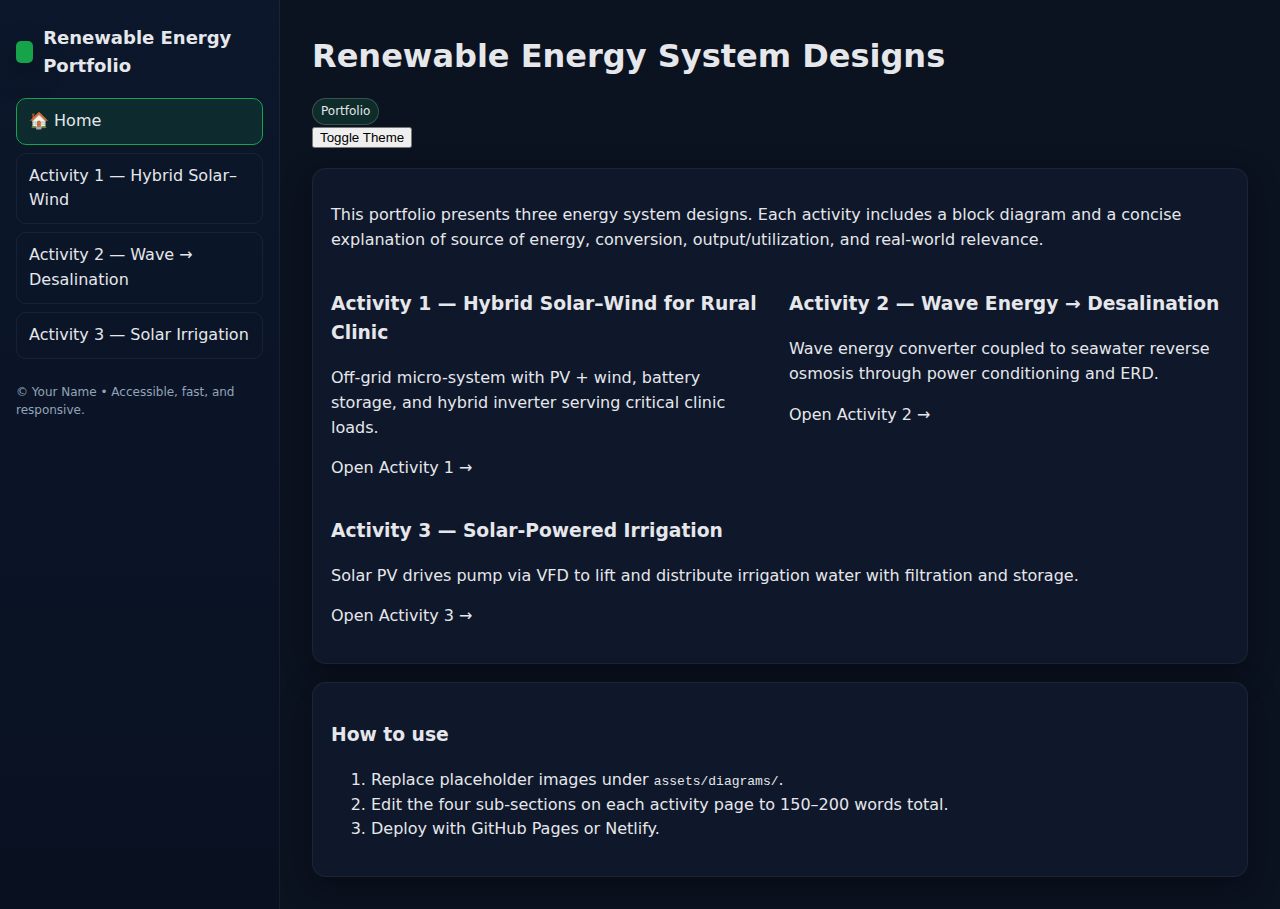
<file: index.html>
<!doctype html>
<html lang="en">
<head>
  <meta charset="utf-8">
  <meta name="viewport" content="width=device-width, initial-scale=1">
  <title>Renewable Energy System Designs</title>
  <link rel="stylesheet" href="assets/css/styles.css">
</head>
<body>
  <div class="wrapper">
    
    <aside class="sidebar" role="navigation" aria-label="Renewable Energy Portfolio">
      <div class="brand">
        <div class="logo" aria-hidden="true"></div>
        <h1>Renewable Energy Portfolio</h1>
      </div>
      <nav class="nav"><a href="index.html" class="active" aria-current="page" aria-label="🏠 Home">🏠 Home</a>
<a href="activity-1.html" class="" aria-current="page" aria-label="Activity 1 — Hybrid Solar–Wind">Activity 1 — Hybrid Solar–Wind</a>
<a href="activity-2.html" class="" aria-current="page" aria-label="Activity 2 — Wave → Desalination">Activity 2 — Wave → Desalination</a>
<a href="activity-3.html" class="" aria-current="page" aria-label="Activity 3 — Solar Irrigation">Activity 3 — Solar Irrigation</a></nav>
      <div class="footer-note">© Your Name • Accessible, fast, and responsive.</div>
    </aside>
    
    <main class="content">
      <header class="header">
        <h2>Renewable Energy System Designs</h2>
        <span class="badge">Portfolio</span>
      </header>
<button class=\"theme-toggle\" onclick=\"toggleTheme()\">Toggle Theme</button>

      <div class="card section">
        <p>This portfolio presents three energy system designs. Each activity includes a block diagram and a concise explanation of source of energy, conversion, output/utilization, and real-world relevance.</p>
        <div class="grid-2 section">
          <div>
            <h3>Activity 1 — Hybrid Solar–Wind for Rural Clinic</h3>
            <p>Off-grid micro-system with PV + wind, battery storage, and hybrid inverter serving critical clinic loads.</p>
            <p><a href="activity-1.html">Open Activity 1 →</a></p>
          </div>
          <div>
            <h3>Activity 2 — Wave Energy → Desalination</h3>
            <p>Wave energy converter coupled to seawater reverse osmosis through power conditioning and ERD.</p>
            <p><a href="activity-2.html">Open Activity 2 →</a></p>
          </div>
        </div>
        <div class="section">
          <h3>Activity 3 — Solar-Powered Irrigation</h3>
          <p>Solar PV drives pump via VFD to lift and distribute irrigation water with filtration and storage.</p>
          <p><a href="activity-3.html">Open Activity 3 →</a></p>
        </div>
      </div>

      <div class="card section">
        <h3>How to use</h3>
        <ol>
          <li>Replace placeholder images under <code>assets/diagrams/</code>.</li>
          <li>Edit the four sub-sections on each activity page to 150–200 words total.</li>
          <li>Deploy with GitHub Pages or Netlify.</li>
        </ol>
      </div>
    </main>
  </div>

<script>
function toggleTheme() {
  const html = document.documentElement;
  const isLight = html.classList.toggle("light-theme");
  localStorage.setItem("theme", isLight ? "light" : "dark");
}
(function() {
  const saved = localStorage.getItem("theme");
  if (saved === "light") {
    document.documentElement.classList.add("light-theme");
  }
})();
</script>

</body>
</html>
</file>
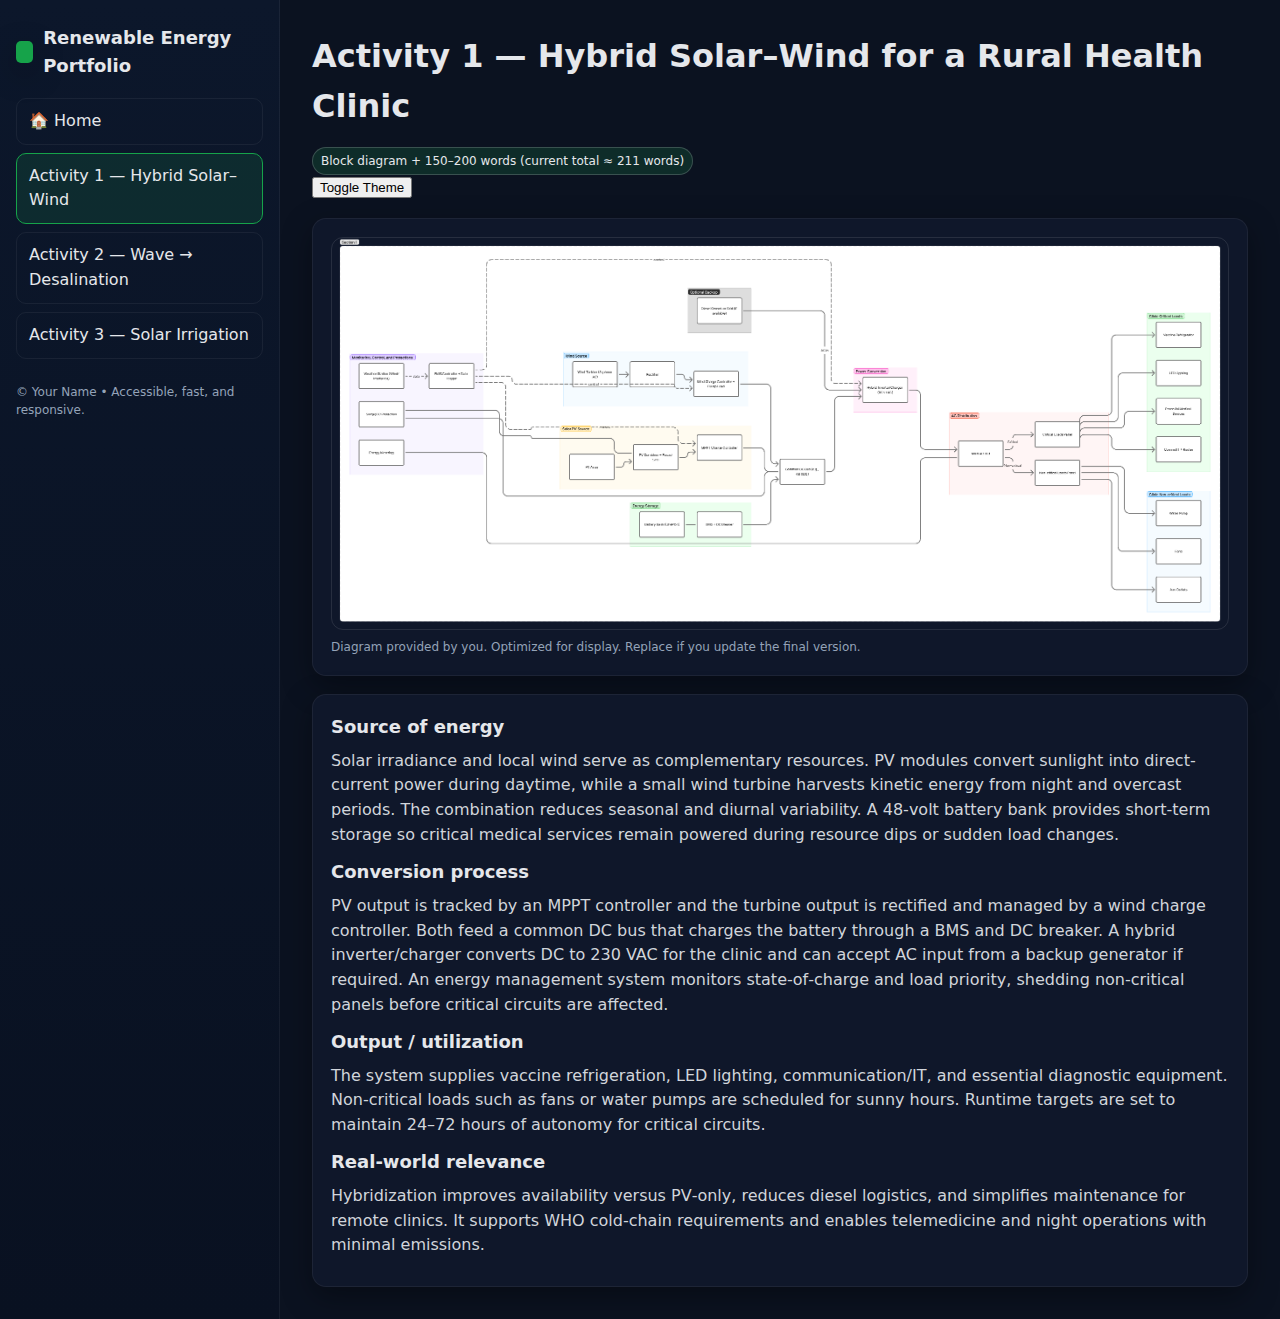
<file: activity-1.html>
<!doctype html>
<html lang="en">
<head>
  <meta charset="utf-8">
  <meta name="viewport" content="width=device-width, initial-scale=1">
  <title>Activity 1 — Hybrid Solar–Wind for a Rural Health Clinic • Renewable Energy System Designs</title>
  <link rel="stylesheet" href="assets/css/styles.css">
</head>
<body>
  <div class="wrapper">
    
        <aside class="sidebar" role="navigation" aria-label="Renewable Energy Portfolio">
          <div class="brand">
            <div class="logo" aria-hidden="true"></div>
            <h1>Renewable Energy Portfolio</h1>
          </div>
          <nav class="nav"><a href="index.html" class="" aria-current="page" aria-label="🏠 Home">🏠 Home</a>
<a href="activity-1.html" class="active" aria-current="page" aria-label="Activity 1 — Hybrid Solar–Wind">Activity 1 — Hybrid Solar–Wind</a>
<a href="activity-2.html" class="" aria-current="page" aria-label="Activity 2 — Wave → Desalination">Activity 2 — Wave → Desalination</a>
<a href="activity-3.html" class="" aria-current="page" aria-label="Activity 3 — Solar Irrigation">Activity 3 — Solar Irrigation</a></nav>
          <div class="footer-note">© Your Name • Accessible, fast, and responsive.</div>
        </aside>
        
    <main class="content">
      <header class="header">
        <h2>Activity 1 — Hybrid Solar–Wind for a Rural Health Clinic</h2>
        <span class="badge">Block diagram + 150–200 words (current total ≈ 211 words)</span>
      </header>
<button class=\"theme-toggle\" onclick=\"toggleTheme()\">Toggle Theme</button>

      <div class="card section">
        <figure>
          <img src="assets/diagrams/activity-1.png" alt="Hybrid solar and wind system feeding a rural clinic with battery and inverter">
          <figcaption>Diagram provided by you. Optimized for display. Replace if you update the final version.</figcaption>
        </figure>
      </div>

      <div class="card section kv">
        <h3>Source of energy</h3>
        <p>Solar irradiance and local wind serve as complementary resources. PV modules convert sunlight into direct-current
power during daytime, while a small wind turbine harvests kinetic energy from night and overcast periods. The
combination reduces seasonal and diurnal variability. A 48‑volt battery bank provides short‑term storage so critical
medical services remain powered during resource dips or sudden load changes.</p>

        <h3>Conversion process</h3>
        <p>PV output is tracked by an MPPT controller and the turbine output is rectified and managed by a wind charge controller.
Both feed a common DC bus that charges the battery through a BMS and DC breaker. A hybrid inverter/charger converts
DC to 230 VAC for the clinic and can accept AC input from a backup generator if required. An energy management system
monitors state‑of‑charge and load priority, shedding non‑critical panels before critical circuits are affected.</p>

        <h3>Output / utilization</h3>
        <p>The system supplies vaccine refrigeration, LED lighting, communication/IT, and essential diagnostic equipment.
Non‑critical loads such as fans or water pumps are scheduled for sunny hours. Runtime targets are set to maintain
24–72 hours of autonomy for critical circuits.</p>

        <h3>Real-world relevance</h3>
        <p>Hybridization improves availability versus PV‑only, reduces diesel logistics, and simplifies maintenance for remote
clinics. It supports WHO cold‑chain requirements and enables telemedicine and night operations with minimal emissions.</p>
      </div>
    </main>
  </div>

<script>
function toggleTheme() {
  const html = document.documentElement;
  const isLight = html.classList.toggle("light-theme");
  localStorage.setItem("theme", isLight ? "light" : "dark");
}
(function() {
  const saved = localStorage.getItem("theme");
  if (saved === "light") {
    document.documentElement.classList.add("light-theme");
  }
})();
</script>

</body>
</html>
</file>
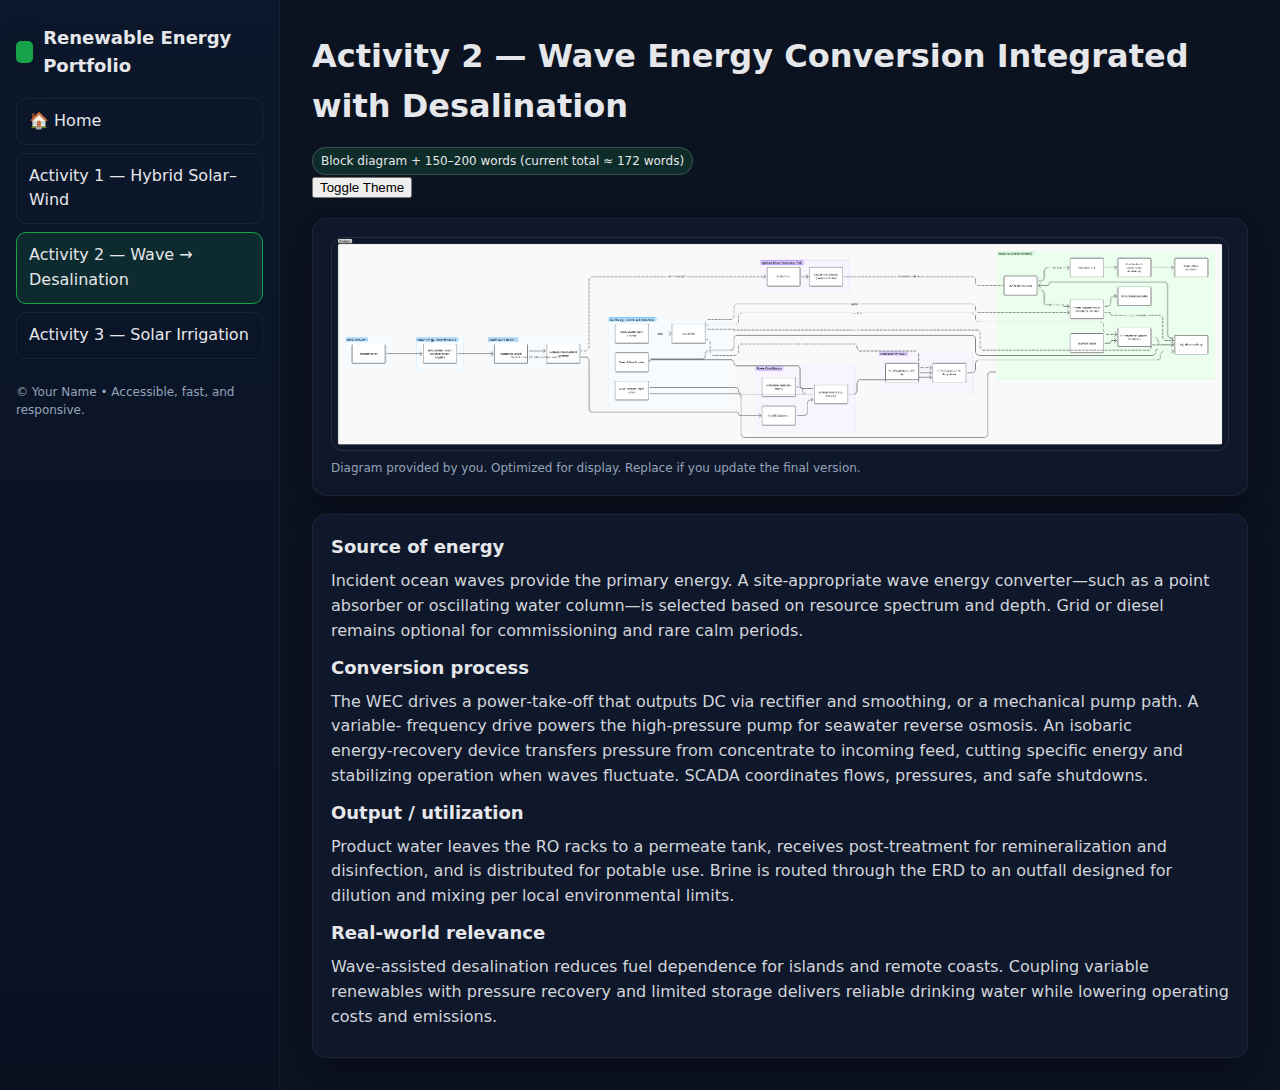
<file: activity-2.html>
<!doctype html>
<html lang="en">
<head>
  <meta charset="utf-8">
  <meta name="viewport" content="width=device-width, initial-scale=1">
  <title>Activity 2 — Wave Energy Conversion Integrated with Desalination • Renewable Energy System Designs</title>
  <link rel="stylesheet" href="assets/css/styles.css">
</head>
<body>
  <div class="wrapper">
    
        <aside class="sidebar" role="navigation" aria-label="Renewable Energy Portfolio">
          <div class="brand">
            <div class="logo" aria-hidden="true"></div>
            <h1>Renewable Energy Portfolio</h1>
          </div>
          <nav class="nav"><a href="index.html" class="" aria-current="page" aria-label="🏠 Home">🏠 Home</a>
<a href="activity-1.html" class="" aria-current="page" aria-label="Activity 1 — Hybrid Solar–Wind">Activity 1 — Hybrid Solar–Wind</a>
<a href="activity-2.html" class="active" aria-current="page" aria-label="Activity 2 — Wave → Desalination">Activity 2 — Wave → Desalination</a>
<a href="activity-3.html" class="" aria-current="page" aria-label="Activity 3 — Solar Irrigation">Activity 3 — Solar Irrigation</a></nav>
          <div class="footer-note">© Your Name • Accessible, fast, and responsive.</div>
        </aside>
        
    <main class="content">
      <header class="header">
        <h2>Activity 2 — Wave Energy Conversion Integrated with Desalination</h2>
        <span class="badge">Block diagram + 150–200 words (current total ≈ 172 words)</span>
      </header>
<button class=\"theme-toggle\" onclick=\"toggleTheme()\">Toggle Theme</button>

      <div class="card section">
        <figure>
          <img src="assets/diagrams/activity-2.png" alt="Wave energy converter coupled to SWRO with power conditioning and energy recovery">
          <figcaption>Diagram provided by you. Optimized for display. Replace if you update the final version.</figcaption>
        </figure>
      </div>

      <div class="card section kv">
        <h3>Source of energy</h3>
        <p>Incident ocean waves provide the primary energy. A site‑appropriate wave energy converter—such as a point absorber
or oscillating water column—is selected based on resource spectrum and depth. Grid or diesel remains optional for
commissioning and rare calm periods.</p>

        <h3>Conversion process</h3>
        <p>The WEC drives a power‑take‑off that outputs DC via rectifier and smoothing, or a mechanical pump path. A variable‑
frequency drive powers the high‑pressure pump for seawater reverse osmosis. An isobaric energy‑recovery device
transfers pressure from concentrate to incoming feed, cutting specific energy and stabilizing operation when waves
fluctuate. SCADA coordinates flows, pressures, and safe shutdowns.</p>

        <h3>Output / utilization</h3>
        <p>Product water leaves the RO racks to a permeate tank, receives post‑treatment for remineralization and disinfection,
and is distributed for potable use. Brine is routed through the ERD to an outfall designed for dilution and mixing
per local environmental limits.</p>

        <h3>Real-world relevance</h3>
        <p>Wave‑assisted desalination reduces fuel dependence for islands and remote coasts. Coupling variable renewables with
pressure recovery and limited storage delivers reliable drinking water while lowering operating costs and emissions.</p>
      </div>
    </main>
  </div>

<script>
function toggleTheme() {
  const html = document.documentElement;
  const isLight = html.classList.toggle("light-theme");
  localStorage.setItem("theme", isLight ? "light" : "dark");
}
(function() {
  const saved = localStorage.getItem("theme");
  if (saved === "light") {
    document.documentElement.classList.add("light-theme");
  }
})();
</script>

</body>
</html>
</file>
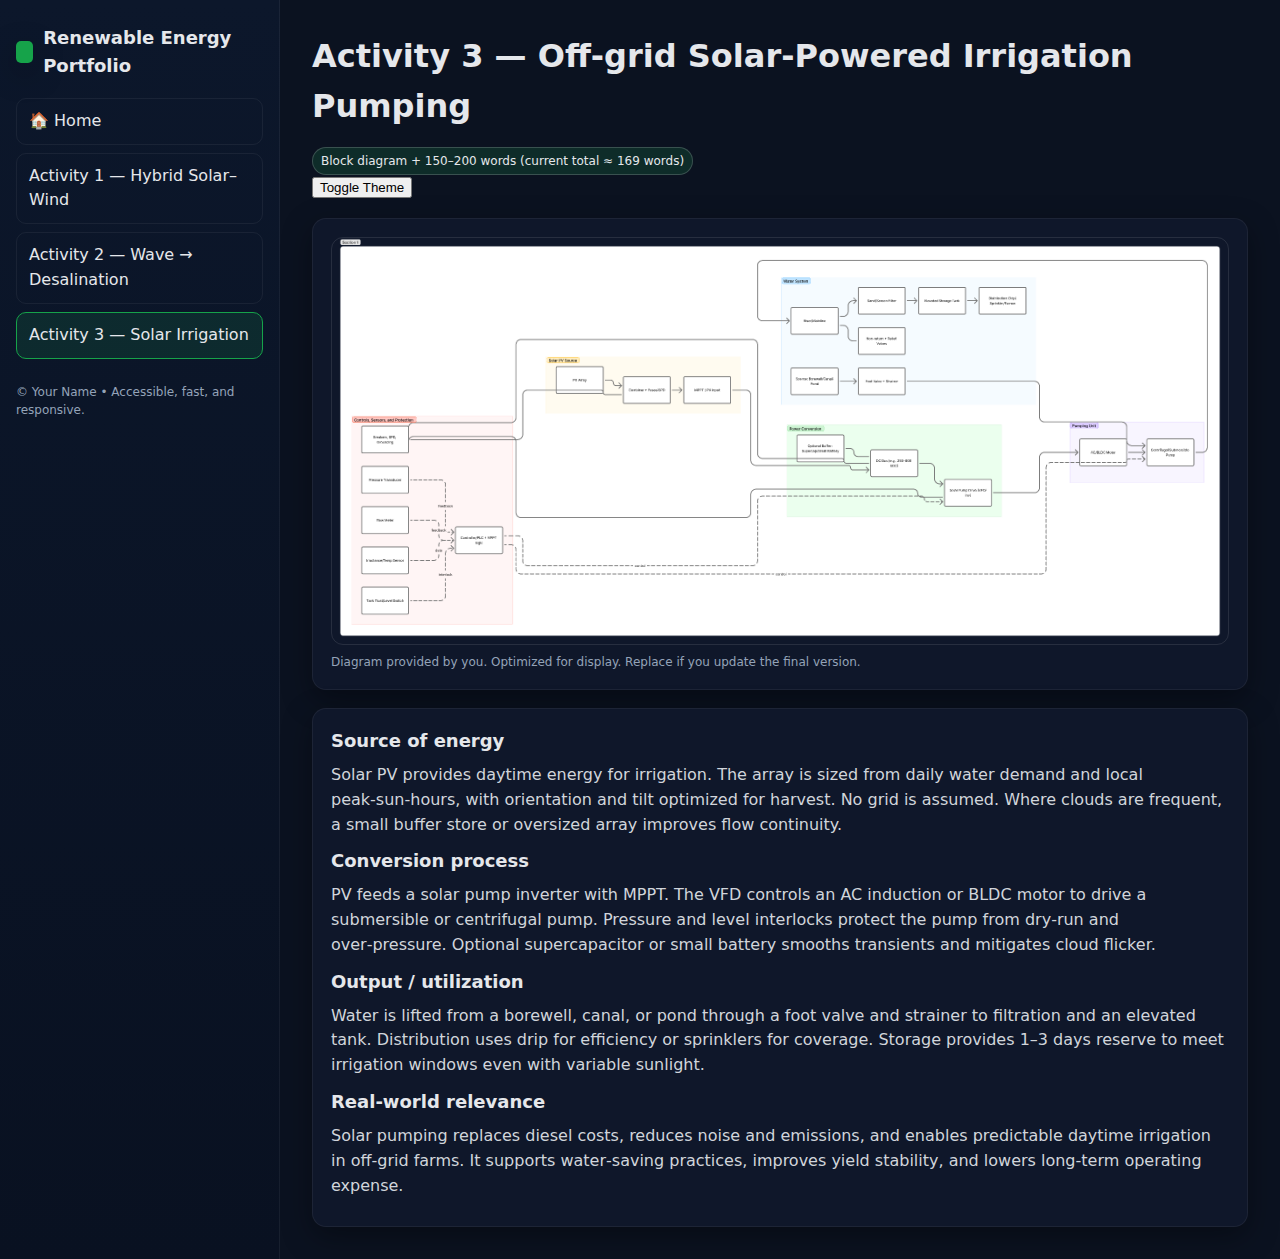
<file: activity-3.html>
<!doctype html>
<html lang="en">
<head>
  <meta charset="utf-8">
  <meta name="viewport" content="width=device-width, initial-scale=1">
  <title>Activity 3 — Off‑grid Solar‑Powered Irrigation Pumping • Renewable Energy System Designs</title>
  <link rel="stylesheet" href="assets/css/styles.css">
</head>
<body>
  <div class="wrapper">
    
        <aside class="sidebar" role="navigation" aria-label="Renewable Energy Portfolio">
          <div class="brand">
            <div class="logo" aria-hidden="true"></div>
            <h1>Renewable Energy Portfolio</h1>
          </div>
          <nav class="nav"><a href="index.html" class="" aria-current="page" aria-label="🏠 Home">🏠 Home</a>
<a href="activity-1.html" class="" aria-current="page" aria-label="Activity 1 — Hybrid Solar–Wind">Activity 1 — Hybrid Solar–Wind</a>
<a href="activity-2.html" class="" aria-current="page" aria-label="Activity 2 — Wave → Desalination">Activity 2 — Wave → Desalination</a>
<a href="activity-3.html" class="active" aria-current="page" aria-label="Activity 3 — Solar Irrigation">Activity 3 — Solar Irrigation</a></nav>
          <div class="footer-note">© Your Name • Accessible, fast, and responsive.</div>
        </aside>
        
    <main class="content">
      <header class="header">
        <h2>Activity 3 — Off‑grid Solar‑Powered Irrigation Pumping</h2>
        <span class="badge">Block diagram + 150–200 words (current total ≈ 169 words)</span>
      </header>
<button class=\"theme-toggle\" onclick=\"toggleTheme()\">Toggle Theme</button>

      <div class="card section">
        <figure>
          <img src="assets/diagrams/activity-3.png" alt="Solar PV driving a pump via VFD with filtration, storage, and field distribution">
          <figcaption>Diagram provided by you. Optimized for display. Replace if you update the final version.</figcaption>
        </figure>
      </div>

      <div class="card section kv">
        <h3>Source of energy</h3>
        <p>Solar PV provides daytime energy for irrigation. The array is sized from daily water demand and local peak‑sun‑hours,
with orientation and tilt optimized for harvest. No grid is assumed. Where clouds are frequent, a small buffer store
or oversized array improves flow continuity.</p>

        <h3>Conversion process</h3>
        <p>PV feeds a solar pump inverter with MPPT. The VFD controls an AC induction or BLDC motor to drive a submersible or
centrifugal pump. Pressure and level interlocks protect the pump from dry‑run and over‑pressure. Optional supercapacitor
or small battery smooths transients and mitigates cloud flicker.</p>

        <h3>Output / utilization</h3>
        <p>Water is lifted from a borewell, canal, or pond through a foot valve and strainer to filtration and an elevated tank.
Distribution uses drip for efficiency or sprinklers for coverage. Storage provides 1–3 days reserve to meet irrigation
windows even with variable sunlight.</p>

        <h3>Real-world relevance</h3>
        <p>Solar pumping replaces diesel costs, reduces noise and emissions, and enables predictable daytime irrigation in
off‑grid farms. It supports water‑saving practices, improves yield stability, and lowers long‑term operating expense.</p>
      </div>
    </main>
  </div>

<script>
function toggleTheme() {
  const html = document.documentElement;
  const isLight = html.classList.toggle("light-theme");
  localStorage.setItem("theme", isLight ? "light" : "dark");
}
(function() {
  const saved = localStorage.getItem("theme");
  if (saved === "light") {
    document.documentElement.classList.add("light-theme");
  }
})();
</script>

</body>
</html>
</file>
<file: assets/css/styles.css>
/* Renewable Energy Portfolio - minimal, accessible, responsive */
:root {
  --bg: #0b1220;
  --panel: #0f172a;
  --text: #e5e7eb;
  --muted: #94a3b8;
  --accent: #16a34a;
  --accent-2: #22c55e;
  --danger: #ef4444;
  --shadow: 0 10px 30px rgba(0,0,0,.35);
}
* { box-sizing: border-box; }
html, body { height: 100%; margin: 0; }
body {
  font-family: ui-sans-serif, system-ui, -apple-system, Segoe UI, Roboto, Helvetica, Arial, "Apple Color Emoji","Segoe UI Emoji";
  background: var(--bg);
  color: var(--text);
  line-height: 1.55;
}
a { color: var(--text); text-decoration: none; }
a:focus { outline: 3px solid var(--accent); outline-offset: 2px; }
.wrapper { display: grid; grid-template-columns: 280px 1fr; min-height: 100vh; }
/* Sidebar */
.sidebar {
  background: linear-gradient(180deg, #0c172b 0%, #091121 100%);
  padding: 24px 16px;
  border-right: 1px solid rgba(255,255,255,.06);
}
.brand {
  display: flex; align-items: center; gap: 10px; margin-bottom: 18px;
}
.brand .logo { width: 22px; height: 22px; border-radius: 5px; background: var(--accent); box-shadow: var(--shadow); }
.brand h1 { font-size: 18px; margin: 0; font-weight: 700; }
.nav { margin-top: 16px; display: grid; gap: 8px; }
.nav a {
  display: flex; align-items: center; gap: 10px;
  padding: 10px 12px; border-radius: 10px;
  background: transparent; border: 1px solid rgba(255,255,255,.06);
}
.nav a:hover { background: rgba(255,255,255,.04); border-color: rgba(255,255,255,.12); }
.nav a.active { background: rgba(34,197,94,.12); border-color: var(--accent); }
.footer-note { margin-top: auto; padding-top: 24px; font-size: 12px; color: var(--muted); }
/* Main content */
.content { padding: 32px; }
.header h2 { font-size: 32px; margin: 0 0 16px; }
.card {
  background: var(--panel); border: 1px solid rgba(255,255,255,.06);
  border-radius: 14px; padding: 18px; box-shadow: var(--shadow);
}
.section { margin-top: 18px; }
figure { margin: 0; }
figure img { max-width: 100%; height: auto; display: block; border-radius: 12px; border: 1px solid rgba(255,255,255,.1); }
figcaption { font-size: 12px; color: var(--muted); margin-top: 8px; }
.badge { display:inline-block; padding:.22rem .5rem; border-radius: 999px; border:1px solid rgba(255,255,255,.18); color: var(--text); background: rgba(34,197,94,.15); font-size: 12px; }
.grid-2 { display:grid; grid-template-columns: 1fr 1fr; gap: 18px; }
.kv h3 { font-size: 18px; margin: 0 0 8px; }
.kv p { margin: 0 0 10px; color: #d1d5db; }
blockquote { margin: 0; padding: 12px 14px; border-left: 3px solid var(--accent); background: rgba(255,255,255,.035); border-radius: 8px; }
/* Mobile */
@media (max-width: 980px) {
  .wrapper { grid-template-columns: 1fr; }
  .sidebar { position: sticky; top: 0; z-index: 10; }
}

/* Light theme */
:root.light-theme {
  --bg: #f6f7f9;
  --panel: #ffffff;
  --text: #1f2937;
  --muted: #6b7280;
  --accent: #16a34a;
  --accent-2: #22c55e;
  --danger: #ef4444;
  --shadow: 0 10px 30px rgba(0,0,0,.08);
}

/* Theme toggle button */
.theme-toggle {
  cursor: pointer;
  background: var(--panel);
  border: 1px solid rgba(0,0,0,0.1);
  padding: 8px 14px;
  border-radius: 8px;
  font-size: 14px;
  float: right;
  margin-top: 4px;
}
</file>
